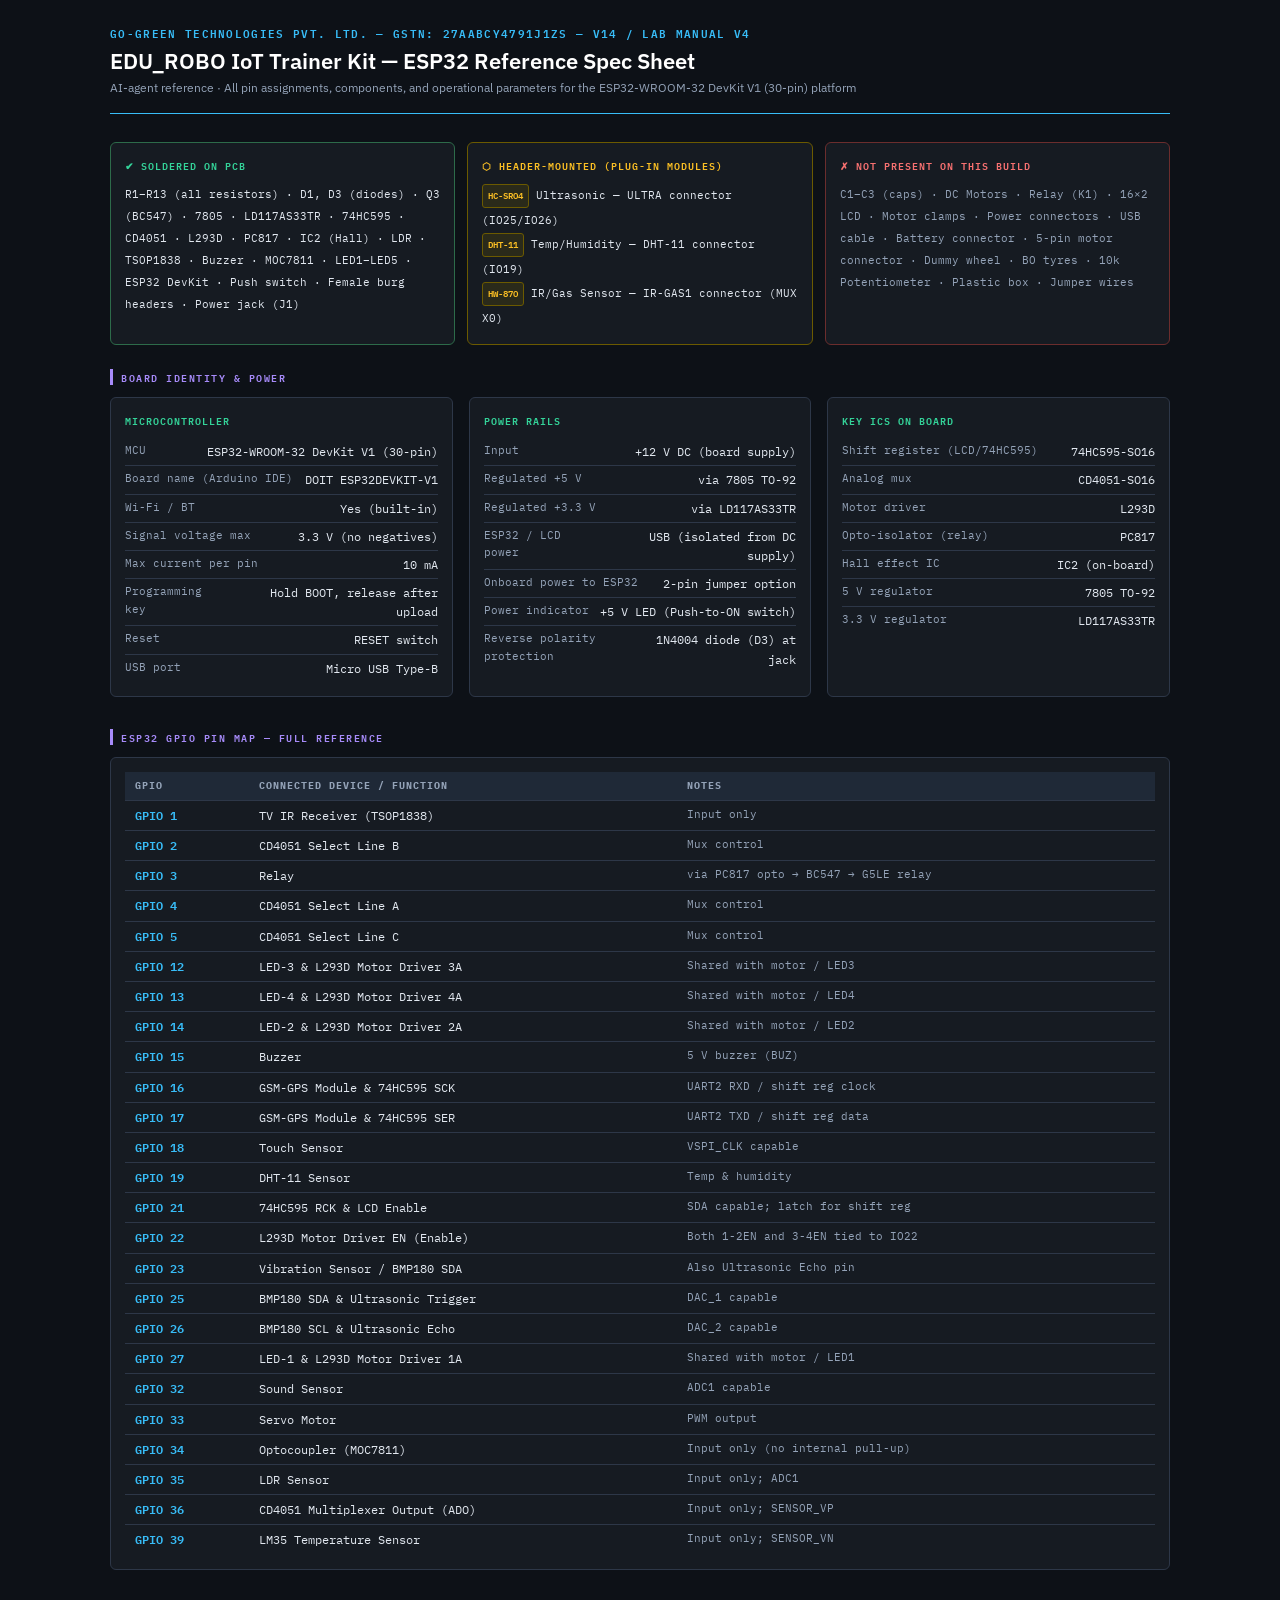
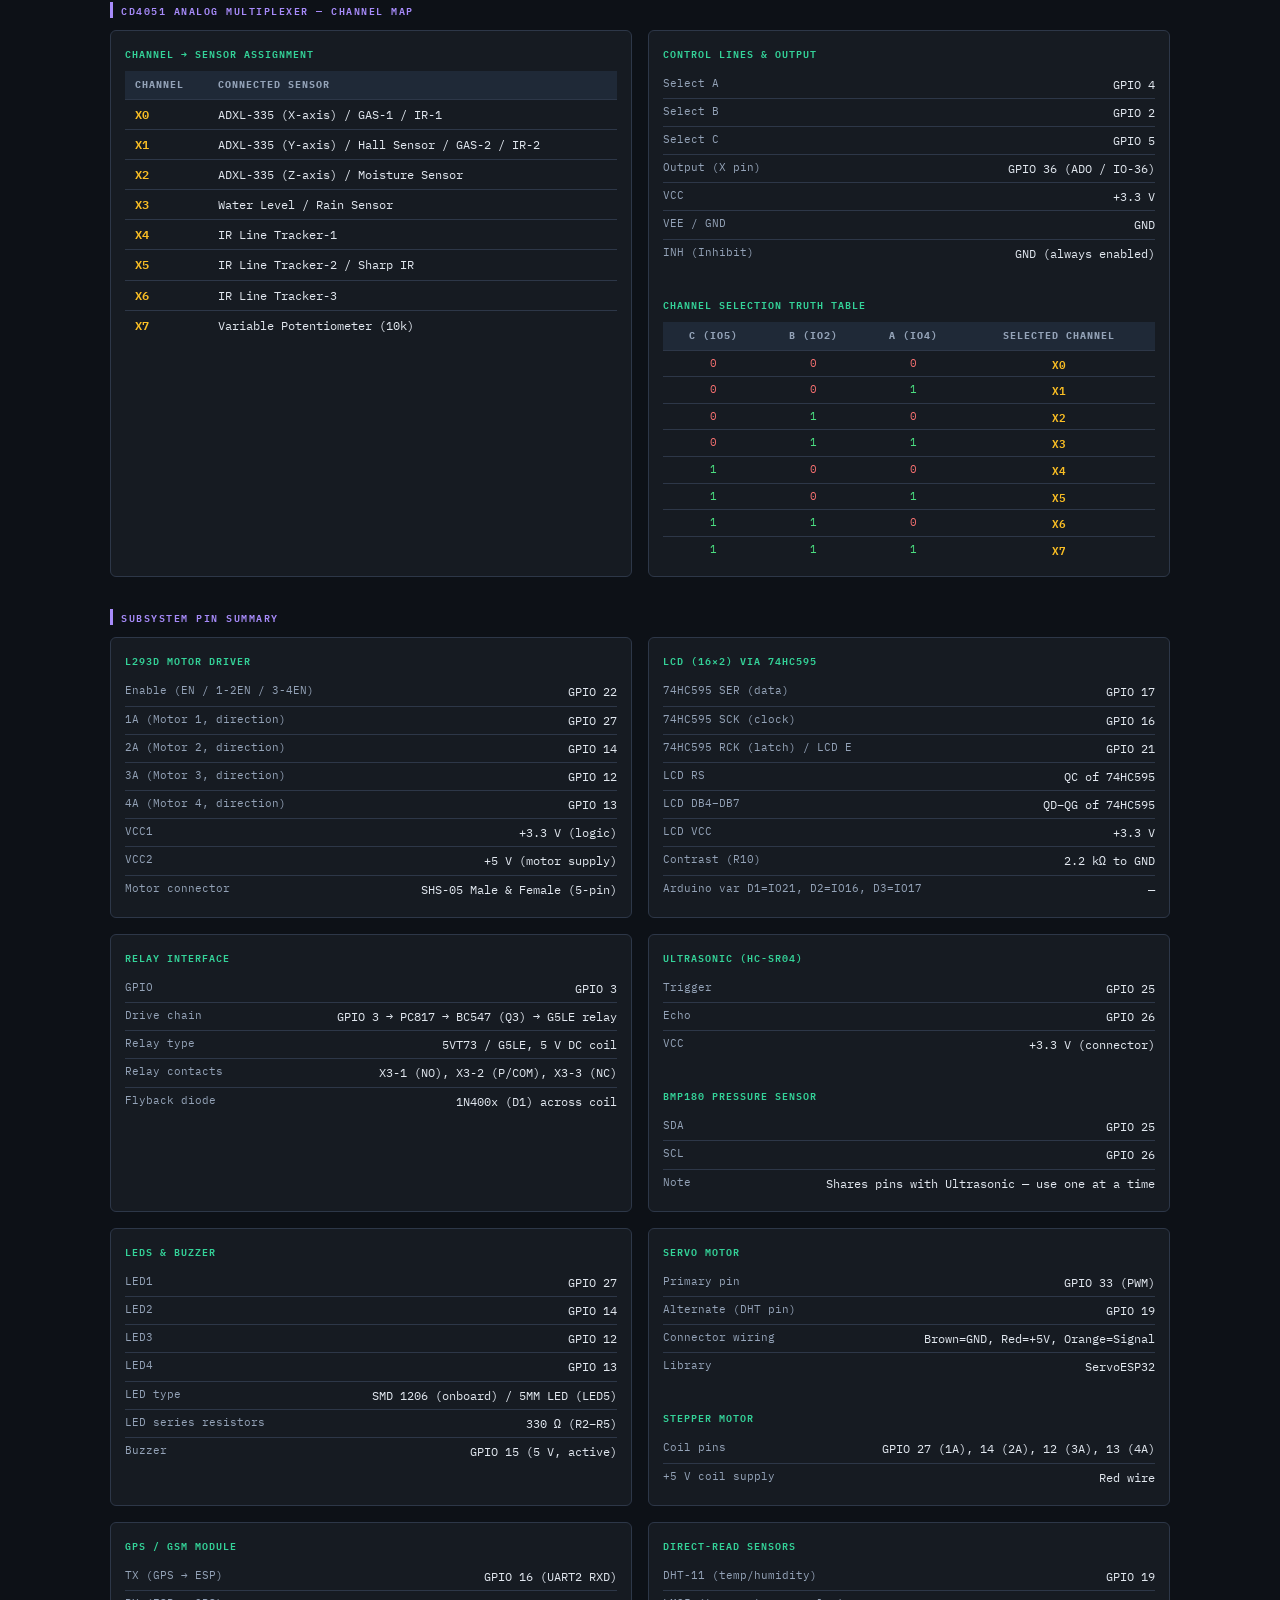
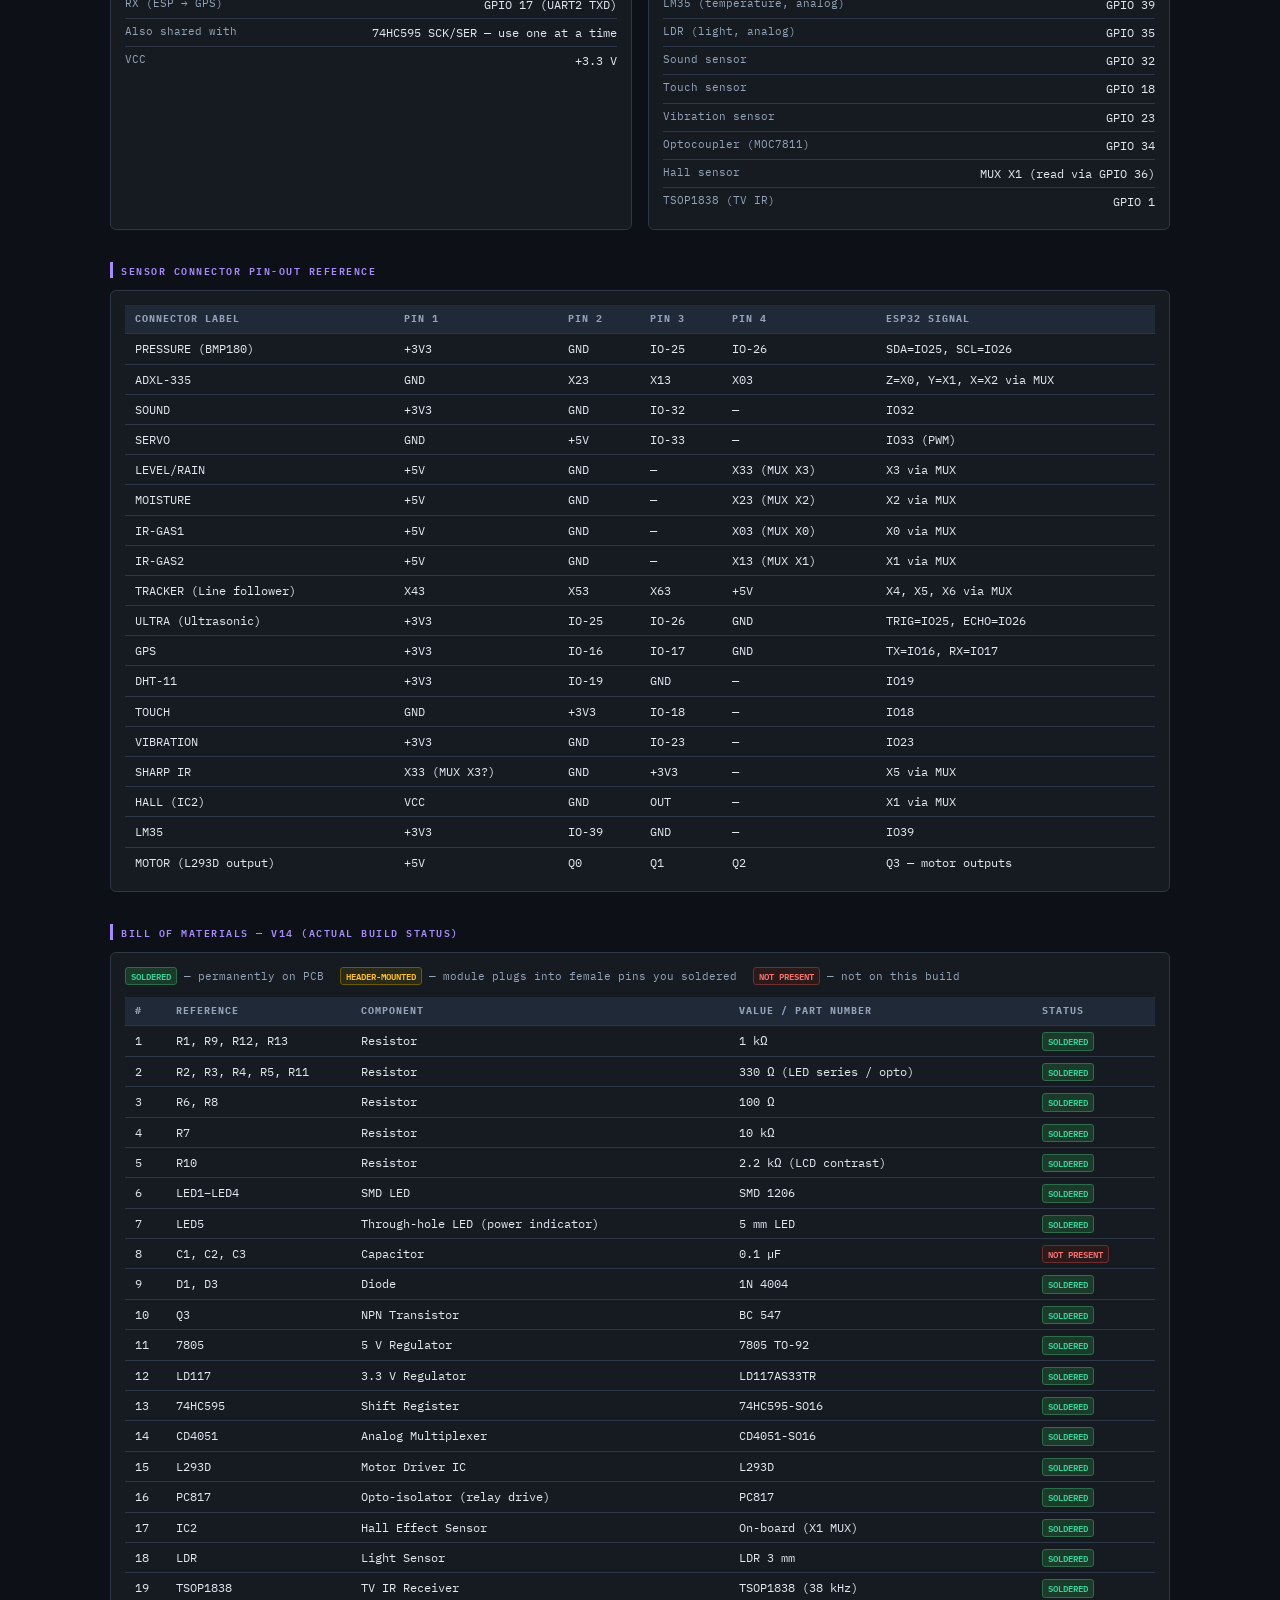
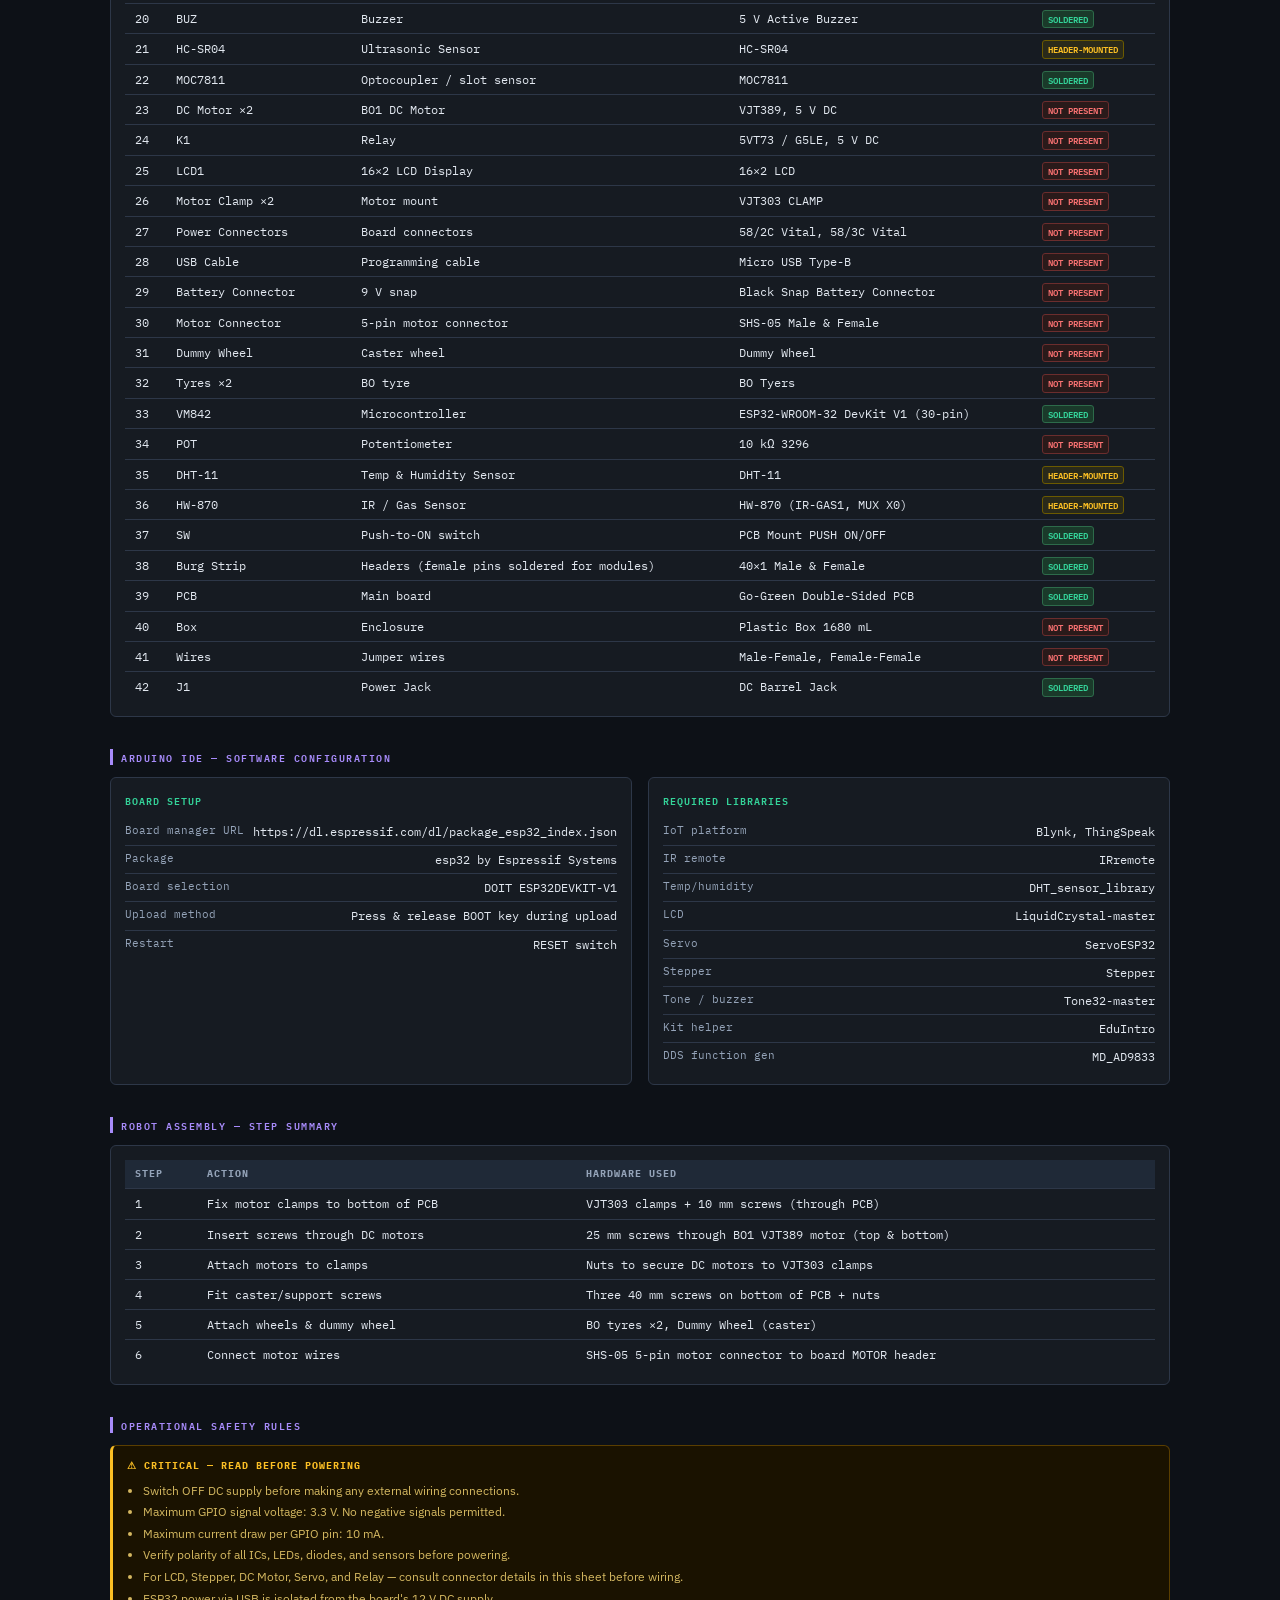
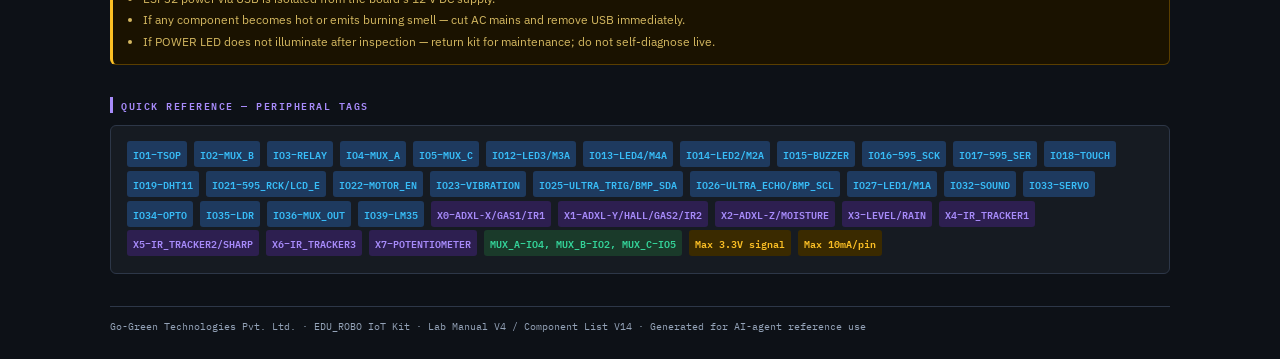
<file: docs/SPEC_SHEET.html>
<!DOCTYPE html>
<html lang="en">
<head>
<meta charset="UTF-8">
<meta name="viewport" content="width=device-width, initial-scale=1, viewport-fit=cover">
<title>EDU_ROBO ESP32 — Reference Spec Sheet</title>
<link href="https://fonts.googleapis.com/css2?family=IBM+Plex+Mono:wght@400;600&family=IBM+Plex+Sans:wght@300;400;600&display=swap" rel="stylesheet">
<style>
  :root {
    --bg: #0d1117;
    --surface: #161b22;
    --surface2: #1f2937;
    --border: #2d3748;
    --accent: #38bdf8;
    --accent2: #a78bfa;
    --accent3: #34d399;
    --warn: #fbbf24;
    --text: #e2e8f0;
    --muted: #94a3b8;
    --mono: 'IBM Plex Mono', monospace;
    --sans: 'IBM Plex Sans', sans-serif;
  }

  *, *::before, *::after { box-sizing: border-box; margin: 0; padding: 0; }

  body {
    background: var(--bg);
    color: var(--text);
    font-family: var(--sans);
    font-size: 13px;
    line-height: 1.6;
    padding: 24px 20px;
    max-width: 1100px;
    margin: 0 auto;
  }

  /* HEADER */
  header {
    border-bottom: 1px solid var(--accent);
    padding-bottom: 16px;
    margin-bottom: 28px;
  }
  .kit-title {
    font-family: var(--mono);
    font-size: 11px;
    font-weight: 600;
    color: var(--accent);
    letter-spacing: 0.12em;
    text-transform: uppercase;
    margin-bottom: 6px;
  }
  h1 {
    font-size: 22px;
    font-weight: 600;
    color: #fff;
    line-height: 1.2;
  }
  .subtitle {
    color: var(--muted);
    font-size: 12px;
    margin-top: 4px;
  }

  /* SECTION */
  section { margin-bottom: 32px; }
  h2 {
    font-family: var(--mono);
    font-size: 10px;
    font-weight: 600;
    text-transform: uppercase;
    letter-spacing: 0.15em;
    color: var(--accent2);
    border-left: 3px solid var(--accent2);
    padding-left: 8px;
    margin-bottom: 12px;
  }

  /* GRID LAYOUTS */
  .grid-2 { display: grid; grid-template-columns: 1fr 1fr; gap: 16px; }
  .grid-3 { display: grid; grid-template-columns: repeat(3, 1fr); gap: 16px; }
  @media (max-width: 700px) {
    .grid-2, .grid-3 { grid-template-columns: 1fr; }
  }

  /* CARD */
  .card {
    background: var(--surface);
    border: 1px solid var(--border);
    border-radius: 6px;
    padding: 14px;
  }
  .card-title {
    font-family: var(--mono);
    font-size: 10px;
    color: var(--accent3);
    font-weight: 600;
    letter-spacing: 0.1em;
    text-transform: uppercase;
    margin-bottom: 10px;
  }

  /* TABLE */
  table {
    width: 100%;
    border-collapse: collapse;
    font-family: var(--mono);
    font-size: 12px;
  }
  thead th {
    background: var(--surface2);
    color: var(--muted);
    text-align: left;
    padding: 6px 10px;
    font-size: 10px;
    text-transform: uppercase;
    letter-spacing: 0.1em;
    border-bottom: 1px solid var(--border);
  }
  tbody tr { border-bottom: 1px solid var(--border); }
  tbody tr:last-child { border-bottom: none; }
  tbody td { padding: 5px 10px; vertical-align: top; }
  tbody tr:hover td { background: var(--surface2); }
  .gpio { color: var(--accent); font-weight: 600; }
  .fn { color: var(--text); }
  .ch { color: var(--warn); font-weight: 600; }
  .note { color: var(--muted); font-size: 11px; }

  /* TAG */
  .tag {
    display: inline-block;
    font-family: var(--mono);
    font-size: 10px;
    padding: 2px 6px;
    border-radius: 3px;
    font-weight: 600;
    margin: 1px 2px;
  }
  .tag-io   { background: #1e3a5f; color: var(--accent); }
  .tag-mux  { background: #2d1f50; color: var(--accent2); }
  .tag-out  { background: #1a3a2a; color: var(--accent3); }
  .tag-warn { background: #3a2a00; color: var(--warn); }

  /* Soldering status */
  tr.soldered td { }
  tr.not-soldered td { color: var(--muted); opacity: 0.55; text-decoration: line-through; text-decoration-color: #f87171; }
  tr.not-soldered td:first-child { text-decoration: none; }
  .status-badge {
    display: inline-block;
    font-family: var(--mono);
    font-size: 9px;
    padding: 1px 5px;
    border-radius: 3px;
    font-weight: 600;
    white-space: nowrap;
  }
  .badge-yes  { background: #1a3a2a; color: var(--accent3); border: 1px solid #2d6b4a; }
  .badge-no   { background: #2a1a1a; color: #f87171; border: 1px solid #6b2d2d; }
  .badge-ext  { background: #2a2a1a; color: var(--warn); border: 1px solid #6b5a00; }
  .legend {
    display: flex; gap: 16px; flex-wrap: wrap;
    margin-bottom: 12px; font-family: var(--mono); font-size: 11px; color: var(--muted);
    align-items: center;
  }

  /* LIST */
  ul.clean { list-style: none; padding: 0; }
  ul.clean li {
    display: flex;
    justify-content: space-between;
    gap: 8px;
    padding: 4px 0;
    border-bottom: 1px solid var(--border);
    font-family: var(--mono);
    font-size: 12px;
  }
  ul.clean li:last-child { border-bottom: none; }
  ul.clean .lk { color: var(--muted); font-size: 11px; }
  ul.clean .lv { color: var(--text); text-align: right; }

  /* SAFETY NOTICE */
  .notice {
    background: #1a1200;
    border: 1px solid #5a3e00;
    border-left: 3px solid var(--warn);
    border-radius: 6px;
    padding: 12px 14px;
  }
  .notice strong { color: var(--warn); font-family: var(--mono); font-size: 10px; text-transform: uppercase; letter-spacing: 0.1em; display: block; margin-bottom: 6px; }
  .notice ul { padding-left: 16px; color: #d4b860; font-size: 12px; line-height: 1.8; }

  /* MUX TRUTH TABLE */
  .truth { font-family: var(--mono); font-size: 11px; }
  .truth td { text-align: center; padding: 4px 12px; }
  .truth thead th { text-align: center; }
  .hi { color: #4ade80; }
  .lo { color: #f87171; }
</style>
</head>
<body>

<header>
  <div class="kit-title">Go-Green Technologies Pvt. Ltd. — GSTN: 27AABCY4791J1ZS — V14 / Lab Manual V4</div>
  <h1>EDU_ROBO IoT Trainer Kit — ESP32 Reference Spec Sheet</h1>
  <div class="subtitle">AI-agent reference · All pin assignments, components, and operational parameters for the ESP32-WROOM-32 DevKit V1 (30-pin) platform</div>
</header>

<!-- BUILD STATUS SUMMARY -->
<section style="margin-bottom:24px;">
  <div style="display:grid; grid-template-columns:repeat(3,1fr); gap:12px;">
    <div class="card" style="border-color:#2d6b4a;">
      <div class="card-title" style="color:var(--accent3);">✔ Soldered on PCB</div>
      <div style="font-family:var(--mono);font-size:11px;color:var(--text);line-height:2;">
        R1–R13 (all resistors) · D1, D3 (diodes) · Q3 (BC547) · 7805 · LD117AS33TR · 74HC595 · CD4051 · L293D · PC817 · IC2 (Hall) · LDR · TSOP1838 · Buzzer · MOC7811 · LED1–LED5 · ESP32 DevKit · Push switch · Female burg headers · Power jack (J1)
      </div>
    </div>
    <div class="card" style="border-color:#6b5a00;">
      <div class="card-title" style="color:var(--warn);">⬡ Header-Mounted (plug-in modules)</div>
      <div style="font-family:var(--mono);font-size:11px;color:var(--text);line-height:2.2;">
        <span class="status-badge badge-ext">HC-SR04</span> Ultrasonic — ULTRA connector (IO25/IO26)<br>
        <span class="status-badge badge-ext">DHT-11</span> Temp/Humidity — DHT-11 connector (IO19)<br>
        <span class="status-badge badge-ext">HW-870</span> IR/Gas Sensor — IR-GAS1 connector (MUX X0)
      </div>
    </div>
    <div class="card" style="border-color:#6b2d2d;">
      <div class="card-title" style="color:#f87171;">✗ Not Present on This Build</div>
      <div style="font-family:var(--mono);font-size:11px;color:#94a3b8;line-height:2;">
        C1–C3 (caps) · DC Motors · Relay (K1) · 16×2 LCD · Motor clamps · Power connectors · USB cable · Battery connector · 5-pin motor connector · Dummy wheel · BO tyres · 10k Potentiometer · Plastic box · Jumper wires
      </div>
    </div>
  </div>
</section>

<!-- BOARD IDENTITY -->
<section>
  <h2>Board Identity &amp; Power</h2>
  <div class="grid-3">
    <div class="card">
      <div class="card-title">Microcontroller</div>
      <ul class="clean">
        <li><span class="lk">MCU</span><span class="lv">ESP32-WROOM-32 DevKit V1 (30-pin)</span></li>
        <li><span class="lk">Board name (Arduino IDE)</span><span class="lv">DOIT ESP32DEVKIT-V1</span></li>
        <li><span class="lk">Wi-Fi / BT</span><span class="lv">Yes (built-in)</span></li>
        <li><span class="lk">Signal voltage max</span><span class="lv">3.3 V (no negatives)</span></li>
        <li><span class="lk">Max current per pin</span><span class="lv">10 mA</span></li>
        <li><span class="lk">Programming key</span><span class="lv">Hold BOOT, release after upload</span></li>
        <li><span class="lk">Reset</span><span class="lv">RESET switch</span></li>
        <li><span class="lk">USB port</span><span class="lv">Micro USB Type-B</span></li>
      </ul>
    </div>
    <div class="card">
      <div class="card-title">Power Rails</div>
      <ul class="clean">
        <li><span class="lk">Input</span><span class="lv">+12 V DC (board supply)</span></li>
        <li><span class="lk">Regulated +5 V</span><span class="lv">via 7805 TO-92</span></li>
        <li><span class="lk">Regulated +3.3 V</span><span class="lv">via LD117AS33TR</span></li>
        <li><span class="lk">ESP32 / LCD power</span><span class="lv">USB (isolated from DC supply)</span></li>
        <li><span class="lk">Onboard power to ESP32</span><span class="lv">2-pin jumper option</span></li>
        <li><span class="lk">Power indicator</span><span class="lv">+5 V LED (Push-to-ON switch)</span></li>
        <li><span class="lk">Reverse polarity protection</span><span class="lv">1N4004 diode (D3) at jack</span></li>
      </ul>
    </div>
    <div class="card">
      <div class="card-title">Key ICs on Board</div>
      <ul class="clean">
        <li><span class="lk">Shift register (LCD/74HC595)</span><span class="lv">74HC595-SO16</span></li>
        <li><span class="lk">Analog mux</span><span class="lv">CD4051-SO16</span></li>
        <li><span class="lk">Motor driver</span><span class="lv">L293D</span></li>
        <li><span class="lk">Opto-isolator (relay)</span><span class="lv">PC817</span></li>
        <li><span class="lk">Hall effect IC</span><span class="lv">IC2 (on-board)</span></li>
        <li><span class="lk">5 V regulator</span><span class="lv">7805 TO-92</span></li>
        <li><span class="lk">3.3 V regulator</span><span class="lv">LD117AS33TR</span></li>
      </ul>
    </div>
  </div>
</section>

<!-- GPIO PIN MAP -->
<section>
  <h2>ESP32 GPIO Pin Map — Full Reference</h2>
  <div class="card">
    <table>
      <thead>
        <tr><th>GPIO</th><th>Connected Device / Function</th><th>Notes</th></tr>
      </thead>
      <tbody>
        <tr><td class="gpio">GPIO 1</td><td class="fn">TV IR Receiver (TSOP1838)</td><td class="note">Input only</td></tr>
        <tr><td class="gpio">GPIO 2</td><td class="fn">CD4051 Select Line B</td><td class="note">Mux control</td></tr>
        <tr><td class="gpio">GPIO 3</td><td class="fn">Relay</td><td class="note">via PC817 opto → BC547 → G5LE relay</td></tr>
        <tr><td class="gpio">GPIO 4</td><td class="fn">CD4051 Select Line A</td><td class="note">Mux control</td></tr>
        <tr><td class="gpio">GPIO 5</td><td class="fn">CD4051 Select Line C</td><td class="note">Mux control</td></tr>
        <tr><td class="gpio">GPIO 12</td><td class="fn">LED-3 &amp; L293D Motor Driver 3A</td><td class="note">Shared with motor / LED3</td></tr>
        <tr><td class="gpio">GPIO 13</td><td class="fn">LED-4 &amp; L293D Motor Driver 4A</td><td class="note">Shared with motor / LED4</td></tr>
        <tr><td class="gpio">GPIO 14</td><td class="fn">LED-2 &amp; L293D Motor Driver 2A</td><td class="note">Shared with motor / LED2</td></tr>
        <tr><td class="gpio">GPIO 15</td><td class="fn">Buzzer</td><td class="note">5 V buzzer (BUZ)</td></tr>
        <tr><td class="gpio">GPIO 16</td><td class="fn">GSM-GPS Module &amp; 74HC595 SCK</td><td class="note">UART2 RXD / shift reg clock</td></tr>
        <tr><td class="gpio">GPIO 17</td><td class="fn">GSM-GPS Module &amp; 74HC595 SER</td><td class="note">UART2 TXD / shift reg data</td></tr>
        <tr><td class="gpio">GPIO 18</td><td class="fn">Touch Sensor</td><td class="note">VSPI_CLK capable</td></tr>
        <tr><td class="gpio">GPIO 19</td><td class="fn">DHT-11 Sensor</td><td class="note">Temp &amp; humidity</td></tr>
        <tr><td class="gpio">GPIO 21</td><td class="fn">74HC595 RCK &amp; LCD Enable</td><td class="note">SDA capable; latch for shift reg</td></tr>
        <tr><td class="gpio">GPIO 22</td><td class="fn">L293D Motor Driver EN (Enable)</td><td class="note">Both 1-2EN and 3-4EN tied to IO22</td></tr>
        <tr><td class="gpio">GPIO 23</td><td class="fn">Vibration Sensor / BMP180 SDA</td><td class="note">Also Ultrasonic Echo pin</td></tr>
        <tr><td class="gpio">GPIO 25</td><td class="fn">BMP180 SDA &amp; Ultrasonic Trigger</td><td class="note">DAC_1 capable</td></tr>
        <tr><td class="gpio">GPIO 26</td><td class="fn">BMP180 SCL &amp; Ultrasonic Echo</td><td class="note">DAC_2 capable</td></tr>
        <tr><td class="gpio">GPIO 27</td><td class="fn">LED-1 &amp; L293D Motor Driver 1A</td><td class="note">Shared with motor / LED1</td></tr>
        <tr><td class="gpio">GPIO 32</td><td class="fn">Sound Sensor</td><td class="note">ADC1 capable</td></tr>
        <tr><td class="gpio">GPIO 33</td><td class="fn">Servo Motor</td><td class="note">PWM output</td></tr>
        <tr><td class="gpio">GPIO 34</td><td class="fn">Optocoupler (MOC7811)</td><td class="note">Input only (no internal pull-up)</td></tr>
        <tr><td class="gpio">GPIO 35</td><td class="fn">LDR Sensor</td><td class="note">Input only; ADC1</td></tr>
        <tr><td class="gpio">GPIO 36</td><td class="fn">CD4051 Multiplexer Output (ADO)</td><td class="note">Input only; SENSOR_VP</td></tr>
        <tr><td class="gpio">GPIO 39</td><td class="fn">LM35 Temperature Sensor</td><td class="note">Input only; SENSOR_VN</td></tr>
      </tbody>
    </table>
  </div>
</section>

<!-- CD4051 MUX -->
<section>
  <h2>CD4051 Analog Multiplexer — Channel Map</h2>
  <div class="grid-2">
    <div class="card">
      <div class="card-title">Channel → Sensor Assignment</div>
      <table>
        <thead><tr><th>Channel</th><th>Connected Sensor</th></tr></thead>
        <tbody>
          <tr><td class="ch">X0</td><td>ADXL-335 (X-axis) / GAS-1 / IR-1</td></tr>
          <tr><td class="ch">X1</td><td>ADXL-335 (Y-axis) / Hall Sensor / GAS-2 / IR-2</td></tr>
          <tr><td class="ch">X2</td><td>ADXL-335 (Z-axis) / Moisture Sensor</td></tr>
          <tr><td class="ch">X3</td><td>Water Level / Rain Sensor</td></tr>
          <tr><td class="ch">X4</td><td>IR Line Tracker-1</td></tr>
          <tr><td class="ch">X5</td><td>IR Line Tracker-2 / Sharp IR</td></tr>
          <tr><td class="ch">X6</td><td>IR Line Tracker-3</td></tr>
          <tr><td class="ch">X7</td><td>Variable Potentiometer (10k)</td></tr>
        </tbody>
      </table>
    </div>
    <div class="card">
      <div class="card-title">Control Lines &amp; Output</div>
      <ul class="clean">
        <li><span class="lk">Select A</span><span class="lv">GPIO 4</span></li>
        <li><span class="lk">Select B</span><span class="lv">GPIO 2</span></li>
        <li><span class="lk">Select C</span><span class="lv">GPIO 5</span></li>
        <li><span class="lk">Output (X pin)</span><span class="lv">GPIO 36 (ADO / IO-36)</span></li>
        <li><span class="lk">VCC</span><span class="lv">+3.3 V</span></li>
        <li><span class="lk">VEE / GND</span><span class="lv">GND</span></li>
        <li><span class="lk">INH (Inhibit)</span><span class="lv">GND (always enabled)</span></li>
      </ul>
      <br>
      <div class="card-title" style="margin-top:8px;">Channel Selection Truth Table</div>
      <table class="truth">
        <thead><tr><th>C (IO5)</th><th>B (IO2)</th><th>A (IO4)</th><th>Selected Channel</th></tr></thead>
        <tbody>
          <tr><td class="lo">0</td><td class="lo">0</td><td class="lo">0</td><td class="ch">X0</td></tr>
          <tr><td class="lo">0</td><td class="lo">0</td><td class="hi">1</td><td class="ch">X1</td></tr>
          <tr><td class="lo">0</td><td class="hi">1</td><td class="lo">0</td><td class="ch">X2</td></tr>
          <tr><td class="lo">0</td><td class="hi">1</td><td class="hi">1</td><td class="ch">X3</td></tr>
          <tr><td class="hi">1</td><td class="lo">0</td><td class="lo">0</td><td class="ch">X4</td></tr>
          <tr><td class="hi">1</td><td class="lo">0</td><td class="hi">1</td><td class="ch">X5</td></tr>
          <tr><td class="hi">1</td><td class="hi">1</td><td class="lo">0</td><td class="ch">X6</td></tr>
          <tr><td class="hi">1</td><td class="hi">1</td><td class="hi">1</td><td class="ch">X7</td></tr>
        </tbody>
      </table>
    </div>
  </div>
</section>

<!-- SUBSYSTEMS -->
<section>
  <h2>Subsystem Pin Summary</h2>
  <div class="grid-2">

    <div class="card">
      <div class="card-title">L293D Motor Driver</div>
      <ul class="clean">
        <li><span class="lk">Enable (EN / 1-2EN / 3-4EN)</span><span class="lv">GPIO 22</span></li>
        <li><span class="lk">1A (Motor 1, direction)</span><span class="lv">GPIO 27</span></li>
        <li><span class="lk">2A (Motor 2, direction)</span><span class="lv">GPIO 14</span></li>
        <li><span class="lk">3A (Motor 3, direction)</span><span class="lv">GPIO 12</span></li>
        <li><span class="lk">4A (Motor 4, direction)</span><span class="lv">GPIO 13</span></li>
        <li><span class="lk">VCC1</span><span class="lv">+3.3 V (logic)</span></li>
        <li><span class="lk">VCC2</span><span class="lv">+5 V (motor supply)</span></li>
        <li><span class="lk">Motor connector</span><span class="lv">SHS-05 Male &amp; Female (5-pin)</span></li>
      </ul>
    </div>

    <div class="card">
      <div class="card-title">LCD (16×2) via 74HC595</div>
      <ul class="clean">
        <li><span class="lk">74HC595 SER (data)</span><span class="lv">GPIO 17</span></li>
        <li><span class="lk">74HC595 SCK (clock)</span><span class="lv">GPIO 16</span></li>
        <li><span class="lk">74HC595 RCK (latch) / LCD E</span><span class="lv">GPIO 21</span></li>
        <li><span class="lk">LCD RS</span><span class="lv">QC of 74HC595</span></li>
        <li><span class="lk">LCD DB4–DB7</span><span class="lv">QD–QG of 74HC595</span></li>
        <li><span class="lk">LCD VCC</span><span class="lv">+3.3 V</span></li>
        <li><span class="lk">Contrast (R10)</span><span class="lv">2.2 kΩ to GND</span></li>
        <li><span class="lk">Arduino var D1=IO21, D2=IO16, D3=IO17</span><span class="lv">—</span></li>
      </ul>
    </div>

    <div class="card">
      <div class="card-title">Relay Interface</div>
      <ul class="clean">
        <li><span class="lk">GPIO</span><span class="lv">GPIO 3</span></li>
        <li><span class="lk">Drive chain</span><span class="lv">GPIO 3 → PC817 → BC547 (Q3) → G5LE relay</span></li>
        <li><span class="lk">Relay type</span><span class="lv">5VT73 / G5LE, 5 V DC coil</span></li>
        <li><span class="lk">Relay contacts</span><span class="lv">X3-1 (NO), X3-2 (P/COM), X3-3 (NC)</span></li>
        <li><span class="lk">Flyback diode</span><span class="lv">1N400x (D1) across coil</span></li>
      </ul>
    </div>

    <div class="card">
      <div class="card-title">Ultrasonic (HC-SR04)</div>
      <ul class="clean">
        <li><span class="lk">Trigger</span><span class="lv">GPIO 25</span></li>
        <li><span class="lk">Echo</span><span class="lv">GPIO 26</span></li>
        <li><span class="lk">VCC</span><span class="lv">+3.3 V (connector)</span></li>
      </ul>
      <br>
      <div class="card-title" style="margin-top:8px;">BMP180 Pressure Sensor</div>
      <ul class="clean">
        <li><span class="lk">SDA</span><span class="lv">GPIO 25</span></li>
        <li><span class="lk">SCL</span><span class="lv">GPIO 26</span></li>
        <li><span class="lk">Note</span><span class="lv">Shares pins with Ultrasonic — use one at a time</span></li>
      </ul>
    </div>

    <div class="card">
      <div class="card-title">LEDs &amp; Buzzer</div>
      <ul class="clean">
        <li><span class="lk">LED1</span><span class="lv">GPIO 27</span></li>
        <li><span class="lk">LED2</span><span class="lv">GPIO 14</span></li>
        <li><span class="lk">LED3</span><span class="lv">GPIO 12</span></li>
        <li><span class="lk">LED4</span><span class="lv">GPIO 13</span></li>
        <li><span class="lk">LED type</span><span class="lv">SMD 1206 (onboard) / 5MM LED (LED5)</span></li>
        <li><span class="lk">LED series resistors</span><span class="lv">330 Ω (R2–R5)</span></li>
        <li><span class="lk">Buzzer</span><span class="lv">GPIO 15 (5 V, active)</span></li>
      </ul>
    </div>

    <div class="card">
      <div class="card-title">Servo Motor</div>
      <ul class="clean">
        <li><span class="lk">Primary pin</span><span class="lv">GPIO 33 (PWM)</span></li>
        <li><span class="lk">Alternate (DHT pin)</span><span class="lv">GPIO 19</span></li>
        <li><span class="lk">Connector wiring</span><span class="lv">Brown=GND, Red=+5V, Orange=Signal</span></li>
        <li><span class="lk">Library</span><span class="lv">ServoESP32</span></li>
      </ul>
      <br>
      <div class="card-title" style="margin-top:8px;">Stepper Motor</div>
      <ul class="clean">
        <li><span class="lk">Coil pins</span><span class="lv">GPIO 27 (1A), 14 (2A), 12 (3A), 13 (4A)</span></li>
        <li><span class="lk">+5 V coil supply</span><span class="lv">Red wire</span></li>
      </ul>
    </div>

    <div class="card">
      <div class="card-title">GPS / GSM Module</div>
      <ul class="clean">
        <li><span class="lk">TX (GPS → ESP)</span><span class="lv">GPIO 16 (UART2 RXD)</span></li>
        <li><span class="lk">RX (ESP → GPS)</span><span class="lv">GPIO 17 (UART2 TXD)</span></li>
        <li><span class="lk">Also shared with</span><span class="lv">74HC595 SCK/SER — use one at a time</span></li>
        <li><span class="lk">VCC</span><span class="lv">+3.3 V</span></li>
      </ul>
    </div>

    <div class="card">
      <div class="card-title">Direct-Read Sensors</div>
      <ul class="clean">
        <li><span class="lk">DHT-11 (temp/humidity)</span><span class="lv">GPIO 19</span></li>
        <li><span class="lk">LM35 (temperature, analog)</span><span class="lv">GPIO 39</span></li>
        <li><span class="lk">LDR (light, analog)</span><span class="lv">GPIO 35</span></li>
        <li><span class="lk">Sound sensor</span><span class="lv">GPIO 32</span></li>
        <li><span class="lk">Touch sensor</span><span class="lv">GPIO 18</span></li>
        <li><span class="lk">Vibration sensor</span><span class="lv">GPIO 23</span></li>
        <li><span class="lk">Optocoupler (MOC7811)</span><span class="lv">GPIO 34</span></li>
        <li><span class="lk">Hall sensor</span><span class="lv">MUX X1 (read via GPIO 36)</span></li>
        <li><span class="lk">TSOP1838 (TV IR)</span><span class="lv">GPIO 1</span></li>
      </ul>
    </div>

  </div>
</section>

<!-- SENSOR CONNECTOR REFERENCE -->
<section>
  <h2>Sensor Connector Pin-Out Reference</h2>
  <div class="card">
    <table>
      <thead><tr><th>Connector Label</th><th>Pin 1</th><th>Pin 2</th><th>Pin 3</th><th>Pin 4</th><th>ESP32 Signal</th></tr></thead>
      <tbody>
        <tr><td>PRESSURE (BMP180)</td><td>+3V3</td><td>GND</td><td>IO-25</td><td>IO-26</td><td>SDA=IO25, SCL=IO26</td></tr>
        <tr><td>ADXL-335</td><td>GND</td><td>X23</td><td>X13</td><td>X03</td><td>Z=X0, Y=X1, X=X2 via MUX</td></tr>
        <tr><td>SOUND</td><td>+3V3</td><td>GND</td><td>IO-32</td><td>—</td><td>IO32</td></tr>
        <tr><td>SERVO</td><td>GND</td><td>+5V</td><td>IO-33</td><td>—</td><td>IO33 (PWM)</td></tr>
        <tr><td>LEVEL/RAIN</td><td>+5V</td><td>GND</td><td>—</td><td>X33 (MUX X3)</td><td>X3 via MUX</td></tr>
        <tr><td>MOISTURE</td><td>+5V</td><td>GND</td><td>—</td><td>X23 (MUX X2)</td><td>X2 via MUX</td></tr>
        <tr><td>IR-GAS1</td><td>+5V</td><td>GND</td><td>—</td><td>X03 (MUX X0)</td><td>X0 via MUX</td></tr>
        <tr><td>IR-GAS2</td><td>+5V</td><td>GND</td><td>—</td><td>X13 (MUX X1)</td><td>X1 via MUX</td></tr>
        <tr><td>TRACKER (Line follower)</td><td>X43</td><td>X53</td><td>X63</td><td>+5V</td><td>X4, X5, X6 via MUX</td></tr>
        <tr><td>ULTRA (Ultrasonic)</td><td>+3V3</td><td>IO-25</td><td>IO-26</td><td>GND</td><td>TRIG=IO25, ECHO=IO26</td></tr>
        <tr><td>GPS</td><td>+3V3</td><td>IO-16</td><td>IO-17</td><td>GND</td><td>TX=IO16, RX=IO17</td></tr>
        <tr><td>DHT-11</td><td>+3V3</td><td>IO-19</td><td>GND</td><td>—</td><td>IO19</td></tr>
        <tr><td>TOUCH</td><td>GND</td><td>+3V3</td><td>IO-18</td><td>—</td><td>IO18</td></tr>
        <tr><td>VIBRATION</td><td>+3V3</td><td>GND</td><td>IO-23</td><td>—</td><td>IO23</td></tr>
        <tr><td>SHARP IR</td><td>X33 (MUX X3?)</td><td>GND</td><td>+3V3</td><td>—</td><td>X5 via MUX</td></tr>
        <tr><td>HALL (IC2)</td><td>VCC</td><td>GND</td><td>OUT</td><td>—</td><td>X1 via MUX</td></tr>
        <tr><td>LM35</td><td>+3V3</td><td>IO-39</td><td>GND</td><td>—</td><td>IO39</td></tr>
        <tr><td>MOTOR (L293D output)</td><td>+5V</td><td>Q0</td><td>Q1</td><td>Q2</td><td>Q3 — motor outputs</td></tr>
      </tbody>
    </table>
  </div>
</section>

<!-- COMPONENT LIST -->
<section>
  <h2>Bill of Materials — V14 (Actual Build Status)</h2>
  <div class="card">
    <div class="legend">
      <span><span class="status-badge badge-yes">SOLDERED</span> — permanently on PCB</span>
      <span><span class="status-badge badge-ext">HEADER-MOUNTED</span> — module plugs into female pins you soldered</span>
      <span><span class="status-badge badge-no">NOT PRESENT</span> — not on this build</span>
    </div>
    <table>
      <thead><tr><th>#</th><th>Reference</th><th>Component</th><th>Value / Part Number</th><th>Status</th></tr></thead>
      <tbody>
        <tr><td>1</td><td>R1, R9, R12, R13</td><td>Resistor</td><td>1 kΩ</td><td><span class="status-badge badge-yes">SOLDERED</span></td></tr>
        <tr><td>2</td><td>R2, R3, R4, R5, R11</td><td>Resistor</td><td>330 Ω (LED series / opto)</td><td><span class="status-badge badge-yes">SOLDERED</span></td></tr>
        <tr><td>3</td><td>R6, R8</td><td>Resistor</td><td>100 Ω</td><td><span class="status-badge badge-yes">SOLDERED</span></td></tr>
        <tr><td>4</td><td>R7</td><td>Resistor</td><td>10 kΩ</td><td><span class="status-badge badge-yes">SOLDERED</span></td></tr>
        <tr><td>5</td><td>R10</td><td>Resistor</td><td>2.2 kΩ (LCD contrast)</td><td><span class="status-badge badge-yes">SOLDERED</span></td></tr>
        <tr><td>6</td><td>LED1–LED4</td><td>SMD LED</td><td>SMD 1206</td><td><span class="status-badge badge-yes">SOLDERED</span></td></tr>
        <tr><td>7</td><td>LED5</td><td>Through-hole LED (power indicator)</td><td>5 mm LED</td><td><span class="status-badge badge-yes">SOLDERED</span></td></tr>
        <tr><td>8</td><td>C1, C2, C3</td><td>Capacitor</td><td>0.1 µF</td><td><span class="status-badge badge-no">NOT PRESENT</span></td></tr>
        <tr><td>9</td><td>D1, D3</td><td>Diode</td><td>1N 4004</td><td><span class="status-badge badge-yes">SOLDERED</span></td></tr>
        <tr><td>10</td><td>Q3</td><td>NPN Transistor</td><td>BC 547</td><td><span class="status-badge badge-yes">SOLDERED</span></td></tr>
        <tr><td>11</td><td>7805</td><td>5 V Regulator</td><td>7805 TO-92</td><td><span class="status-badge badge-yes">SOLDERED</span></td></tr>
        <tr><td>12</td><td>LD117</td><td>3.3 V Regulator</td><td>LD117AS33TR</td><td><span class="status-badge badge-yes">SOLDERED</span></td></tr>
        <tr><td>13</td><td>74HC595</td><td>Shift Register</td><td>74HC595-SO16</td><td><span class="status-badge badge-yes">SOLDERED</span></td></tr>
        <tr><td>14</td><td>CD4051</td><td>Analog Multiplexer</td><td>CD4051-SO16</td><td><span class="status-badge badge-yes">SOLDERED</span></td></tr>
        <tr><td>15</td><td>L293D</td><td>Motor Driver IC</td><td>L293D</td><td><span class="status-badge badge-yes">SOLDERED</span></td></tr>
        <tr><td>16</td><td>PC817</td><td>Opto-isolator (relay drive)</td><td>PC817</td><td><span class="status-badge badge-yes">SOLDERED</span></td></tr>
        <tr><td>17</td><td>IC2</td><td>Hall Effect Sensor</td><td>On-board (X1 MUX)</td><td><span class="status-badge badge-yes">SOLDERED</span></td></tr>
        <tr><td>18</td><td>LDR</td><td>Light Sensor</td><td>LDR 3 mm</td><td><span class="status-badge badge-yes">SOLDERED</span></td></tr>
        <tr><td>19</td><td>TSOP1838</td><td>TV IR Receiver</td><td>TSOP1838 (38 kHz)</td><td><span class="status-badge badge-yes">SOLDERED</span></td></tr>
        <tr><td>20</td><td>BUZ</td><td>Buzzer</td><td>5 V Active Buzzer</td><td><span class="status-badge badge-yes">SOLDERED</span></td></tr>
        <tr><td>21</td><td>HC-SR04</td><td>Ultrasonic Sensor</td><td>HC-SR04</td><td><span class="status-badge badge-ext">HEADER-MOUNTED</span></td></tr>
        <tr><td>22</td><td>MOC7811</td><td>Optocoupler / slot sensor</td><td>MOC7811</td><td><span class="status-badge badge-yes">SOLDERED</span></td></tr>
        <tr><td>23</td><td>DC Motor ×2</td><td>BO1 DC Motor</td><td>VJT389, 5 V DC</td><td><span class="status-badge badge-no">NOT PRESENT</span></td></tr>
        <tr><td>24</td><td>K1</td><td>Relay</td><td>5VT73 / G5LE, 5 V DC</td><td><span class="status-badge badge-no">NOT PRESENT</span></td></tr>
        <tr><td>25</td><td>LCD1</td><td>16×2 LCD Display</td><td>16×2 LCD</td><td><span class="status-badge badge-no">NOT PRESENT</span></td></tr>
        <tr><td>26</td><td>Motor Clamp ×2</td><td>Motor mount</td><td>VJT303 CLAMP</td><td><span class="status-badge badge-no">NOT PRESENT</span></td></tr>
        <tr><td>27</td><td>Power Connectors</td><td>Board connectors</td><td>58/2C Vital, 58/3C Vital</td><td><span class="status-badge badge-no">NOT PRESENT</span></td></tr>
        <tr><td>28</td><td>USB Cable</td><td>Programming cable</td><td>Micro USB Type-B</td><td><span class="status-badge badge-no">NOT PRESENT</span></td></tr>
        <tr><td>29</td><td>Battery Connector</td><td>9 V snap</td><td>Black Snap Battery Connector</td><td><span class="status-badge badge-no">NOT PRESENT</span></td></tr>
        <tr><td>30</td><td>Motor Connector</td><td>5-pin motor connector</td><td>SHS-05 Male &amp; Female</td><td><span class="status-badge badge-no">NOT PRESENT</span></td></tr>
        <tr><td>31</td><td>Dummy Wheel</td><td>Caster wheel</td><td>Dummy Wheel</td><td><span class="status-badge badge-no">NOT PRESENT</span></td></tr>
        <tr><td>32</td><td>Tyres ×2</td><td>BO tyre</td><td>BO Tyers</td><td><span class="status-badge badge-no">NOT PRESENT</span></td></tr>
        <tr><td>33</td><td>VM842</td><td>Microcontroller</td><td>ESP32-WROOM-32 DevKit V1 (30-pin)</td><td><span class="status-badge badge-yes">SOLDERED</span></td></tr>
        <tr><td>34</td><td>POT</td><td>Potentiometer</td><td>10 kΩ 3296</td><td><span class="status-badge badge-no">NOT PRESENT</span></td></tr>
        <tr><td>35</td><td>DHT-11</td><td>Temp &amp; Humidity Sensor</td><td>DHT-11</td><td><span class="status-badge badge-ext">HEADER-MOUNTED</span></td></tr>
        <tr><td>36</td><td>HW-870</td><td>IR / Gas Sensor</td><td>HW-870 (IR-GAS1, MUX X0)</td><td><span class="status-badge badge-ext">HEADER-MOUNTED</span></td></tr>
        <tr><td>37</td><td>SW</td><td>Push-to-ON switch</td><td>PCB Mount PUSH ON/OFF</td><td><span class="status-badge badge-yes">SOLDERED</span></td></tr>
        <tr><td>38</td><td>Burg Strip</td><td>Headers (female pins soldered for modules)</td><td>40×1 Male &amp; Female</td><td><span class="status-badge badge-yes">SOLDERED</span></td></tr>
        <tr><td>39</td><td>PCB</td><td>Main board</td><td>Go-Green Double-Sided PCB</td><td><span class="status-badge badge-yes">SOLDERED</span></td></tr>
        <tr><td>40</td><td>Box</td><td>Enclosure</td><td>Plastic Box 1680 mL</td><td><span class="status-badge badge-no">NOT PRESENT</span></td></tr>
        <tr><td>41</td><td>Wires</td><td>Jumper wires</td><td>Male-Female, Female-Female</td><td><span class="status-badge badge-no">NOT PRESENT</span></td></tr>
        <tr><td>42</td><td>J1</td><td>Power Jack</td><td>DC Barrel Jack</td><td><span class="status-badge badge-yes">SOLDERED</span></td></tr>
      </tbody>
    </table>
  </div>
</section>

<!-- ARDUINO IDE / SOFTWARE -->
<section>
  <h2>Arduino IDE — Software Configuration</h2>
  <div class="grid-2">
    <div class="card">
      <div class="card-title">Board Setup</div>
      <ul class="clean">
        <li><span class="lk">Board manager URL</span><span class="lv">https://dl.espressif.com/dl/package_esp32_index.json</span></li>
        <li><span class="lk">Package</span><span class="lv">esp32 by Espressif Systems</span></li>
        <li><span class="lk">Board selection</span><span class="lv">DOIT ESP32DEVKIT-V1</span></li>
        <li><span class="lk">Upload method</span><span class="lv">Press &amp; release BOOT key during upload</span></li>
        <li><span class="lk">Restart</span><span class="lv">RESET switch</span></li>
      </ul>
    </div>
    <div class="card">
      <div class="card-title">Required Libraries</div>
      <ul class="clean">
        <li><span class="lk">IoT platform</span><span class="lv">Blynk, ThingSpeak</span></li>
        <li><span class="lk">IR remote</span><span class="lv">IRremote</span></li>
        <li><span class="lk">Temp/humidity</span><span class="lv">DHT_sensor_library</span></li>
        <li><span class="lk">LCD</span><span class="lv">LiquidCrystal-master</span></li>
        <li><span class="lk">Servo</span><span class="lv">ServoESP32</span></li>
        <li><span class="lk">Stepper</span><span class="lv">Stepper</span></li>
        <li><span class="lk">Tone / buzzer</span><span class="lv">Tone32-master</span></li>
        <li><span class="lk">Kit helper</span><span class="lv">EduIntro</span></li>
        <li><span class="lk">DDS function gen</span><span class="lv">MD_AD9833</span></li>
      </ul>
    </div>
  </div>
</section>

<!-- ASSEMBLY -->
<section>
  <h2>Robot Assembly — Step Summary</h2>
  <div class="card">
    <table>
      <thead><tr><th>Step</th><th>Action</th><th>Hardware Used</th></tr></thead>
      <tbody>
        <tr><td>1</td><td>Fix motor clamps to bottom of PCB</td><td>VJT303 clamps + 10 mm screws (through PCB)</td></tr>
        <tr><td>2</td><td>Insert screws through DC motors</td><td>25 mm screws through BO1 VJT389 motor (top &amp; bottom)</td></tr>
        <tr><td>3</td><td>Attach motors to clamps</td><td>Nuts to secure DC motors to VJT303 clamps</td></tr>
        <tr><td>4</td><td>Fit caster/support screws</td><td>Three 40 mm screws on bottom of PCB + nuts</td></tr>
        <tr><td>5</td><td>Attach wheels &amp; dummy wheel</td><td>BO tyres ×2, Dummy Wheel (caster)</td></tr>
        <tr><td>6</td><td>Connect motor wires</td><td>SHS-05 5-pin motor connector to board MOTOR header</td></tr>
      </tbody>
    </table>
  </div>
</section>

<!-- OPERATIONAL SAFETY -->
<section>
  <h2>Operational Safety Rules</h2>
  <div class="notice">
    <strong>⚠ Critical — Read Before Powering</strong>
    <ul>
      <li>Switch OFF DC supply before making any external wiring connections.</li>
      <li>Maximum GPIO signal voltage: 3.3 V. No negative signals permitted.</li>
      <li>Maximum current draw per GPIO pin: 10 mA.</li>
      <li>Verify polarity of all ICs, LEDs, diodes, and sensors before powering.</li>
      <li>For LCD, Stepper, DC Motor, Servo, and Relay — consult connector details in this sheet before wiring.</li>
      <li>ESP32 power via USB is isolated from the board's 12 V DC supply.</li>
      <li>If any component becomes hot or emits burning smell — cut AC mains and remove USB immediately.</li>
      <li>If POWER LED does not illuminate after inspection — return kit for maintenance; do not self-diagnose live.</li>
    </ul>
  </div>
</section>

<!-- QUICK REFERENCE TAGS -->
<section>
  <h2>Quick Reference — Peripheral Tags</h2>
  <div class="card" style="line-height:2.2">
    <span class="tag tag-io">IO1=TSOP</span>
    <span class="tag tag-io">IO2=MUX_B</span>
    <span class="tag tag-io">IO3=RELAY</span>
    <span class="tag tag-io">IO4=MUX_A</span>
    <span class="tag tag-io">IO5=MUX_C</span>
    <span class="tag tag-io">IO12=LED3/M3A</span>
    <span class="tag tag-io">IO13=LED4/M4A</span>
    <span class="tag tag-io">IO14=LED2/M2A</span>
    <span class="tag tag-io">IO15=BUZZER</span>
    <span class="tag tag-io">IO16=595_SCK</span>
    <span class="tag tag-io">IO17=595_SER</span>
    <span class="tag tag-io">IO18=TOUCH</span>
    <span class="tag tag-io">IO19=DHT11</span>
    <span class="tag tag-io">IO21=595_RCK/LCD_E</span>
    <span class="tag tag-io">IO22=MOTOR_EN</span>
    <span class="tag tag-io">IO23=VIBRATION</span>
    <span class="tag tag-io">IO25=ULTRA_TRIG/BMP_SDA</span>
    <span class="tag tag-io">IO26=ULTRA_ECHO/BMP_SCL</span>
    <span class="tag tag-io">IO27=LED1/M1A</span>
    <span class="tag tag-io">IO32=SOUND</span>
    <span class="tag tag-io">IO33=SERVO</span>
    <span class="tag tag-io">IO34=OPTO</span>
    <span class="tag tag-io">IO35=LDR</span>
    <span class="tag tag-io">IO36=MUX_OUT</span>
    <span class="tag tag-io">IO39=LM35</span>
    <span class="tag tag-mux">X0=ADXL-X/GAS1/IR1</span>
    <span class="tag tag-mux">X1=ADXL-Y/HALL/GAS2/IR2</span>
    <span class="tag tag-mux">X2=ADXL-Z/MOISTURE</span>
    <span class="tag tag-mux">X3=LEVEL/RAIN</span>
    <span class="tag tag-mux">X4=IR_TRACKER1</span>
    <span class="tag tag-mux">X5=IR_TRACKER2/SHARP</span>
    <span class="tag tag-mux">X6=IR_TRACKER3</span>
    <span class="tag tag-mux">X7=POTENTIOMETER</span>
    <span class="tag tag-out">MUX_A=IO4, MUX_B=IO2, MUX_C=IO5</span>
    <span class="tag tag-warn">Max 3.3V signal</span>
    <span class="tag tag-warn">Max 10mA/pin</span>
  </div>
</section>

<footer style="margin-top:32px; padding-top:12px; border-top:1px solid var(--border); color:var(--muted); font-family:var(--mono); font-size:10px;">
  Go-Green Technologies Pvt. Ltd. · EDU_ROBO IoT Kit · Lab Manual V4 / Component List V14 · Generated for AI-agent reference use
</footer>

</body>
</html>
</file>
